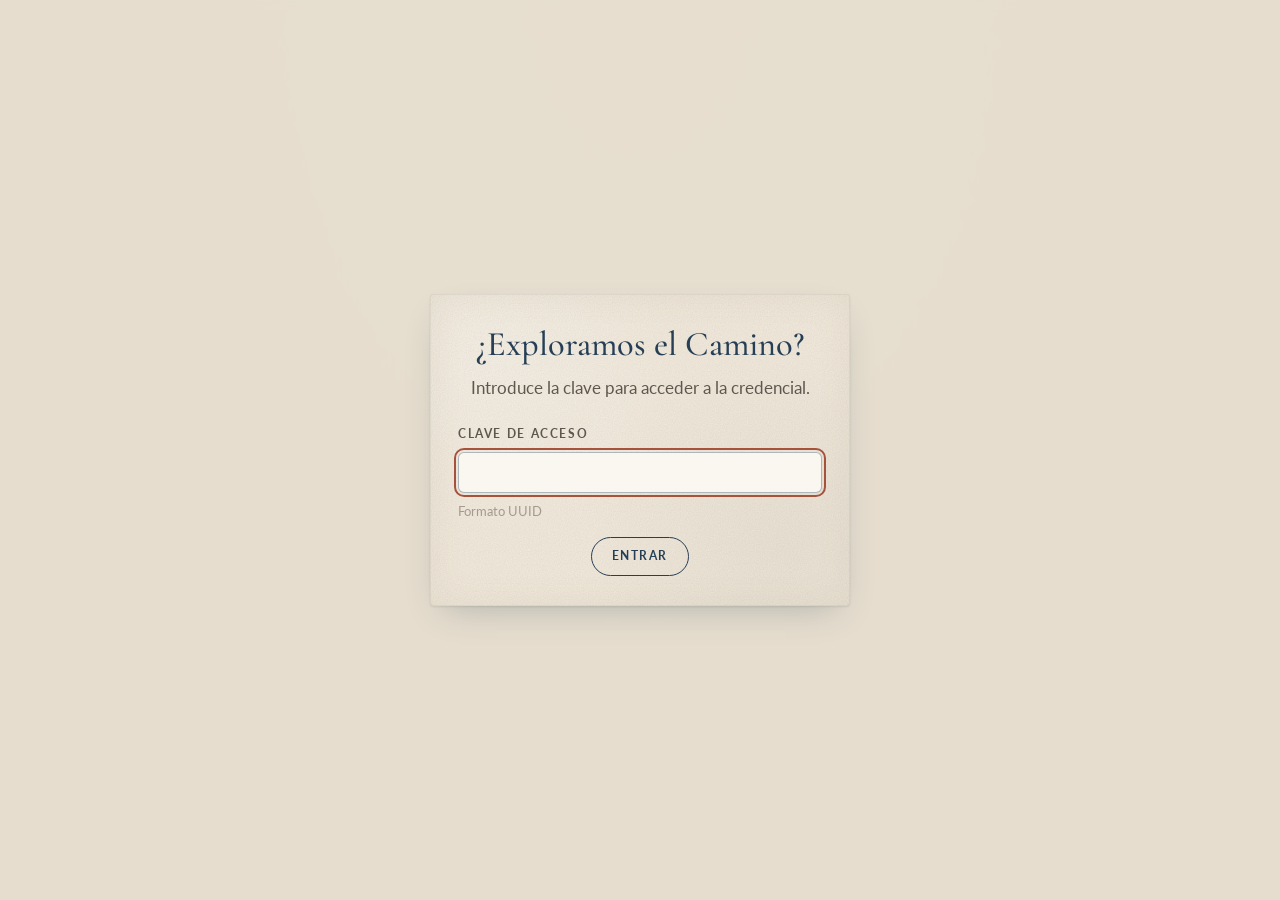
<file: index.html>
<!doctype html>
<html lang="es">
  <head>
    <meta charset="utf-8" />
    <meta name="viewport" content="width=device-width, initial-scale=1" />
    <title>El Camino de Santiago</title>
    <link rel="preconnect" href="https://fonts.googleapis.com" />
    <link rel="preconnect" href="https://fonts.gstatic.com" crossorigin />
    <link
      rel="stylesheet"
      href="https://fonts.googleapis.com/css2?family=Caveat:wght@500&family=Cormorant+Garamond:ital,wght@0,500;0,600;1,500&family=Lato:wght@400;700&display=swap"
    />
    <link rel="stylesheet" href="css/styles.css" />
  </head>
  <body data-page="cover" class="page-cover">
    <aside class="sound-dock" data-persist aria-label="Sonido ambiental">
      <button class="sound-toggle" type="button" data-sound-toggle aria-pressed="false">
        <svg class="sound-toggle__icon" viewBox="0 0 24 24" aria-hidden="true">
          <path d="M11 5 6 9H3v6h3l5 4V5Z" />
          <path class="sound-toggle__wave" d="M15.5 8.5a5 5 0 0 1 0 7" />
          <path class="sound-toggle__wave" d="M18.5 5.5a9 9 0 0 1 0 13" />
          <path class="sound-toggle__off" d="m16 9 5 6m0-6-5 6" />
        </svg>
        <span class="sound-toggle__label" data-sound-label>Activar sonido</span>
      </button>
    </aside>

    <main id="main" class="cover">
      <section class="booklet" aria-labelledby="cover-title">
        <p class="booklet__kicker">Credencial del peregrino (2026)</p>
        <h1 id="cover-title" class="booklet__title">El Camino de Santiago</h1>

        <div class="booklet__shell">
          <button class="shell-toggle" type="button" data-reveal aria-expanded="false" aria-controls="shell-back">
            <span class="visually-hidden">Dar la vuelta a la vieira</span>
            <span class="shell-toggle__front" data-art="shell" data-art-label=""></span>
            <span class="shell-toggle__back" id="shell-back" hidden>Feliz cumple! 🥳🎉🎈🎁 Bienvenida :)</span>
          </button>
          <p class="booklet__hint">Toca la vieira</p>
        </div>

        <a class="btn btn--cream" href="credential.html?leaf=1" data-start-sound>Abrir credencial</a>
      </section>
    </main>

    <script src="js/gate.js" defer></script>
    <script src="js/art.js" defer></script>
    <script src="js/album.js" defer></script>
    <script src="js/content.js" defer></script>
    <script src="js/stamps.js" defer></script>
    <script src="js/app.js" defer></script>
    <script src="js/music.js" defer></script>
  </body>
</html>
</file>
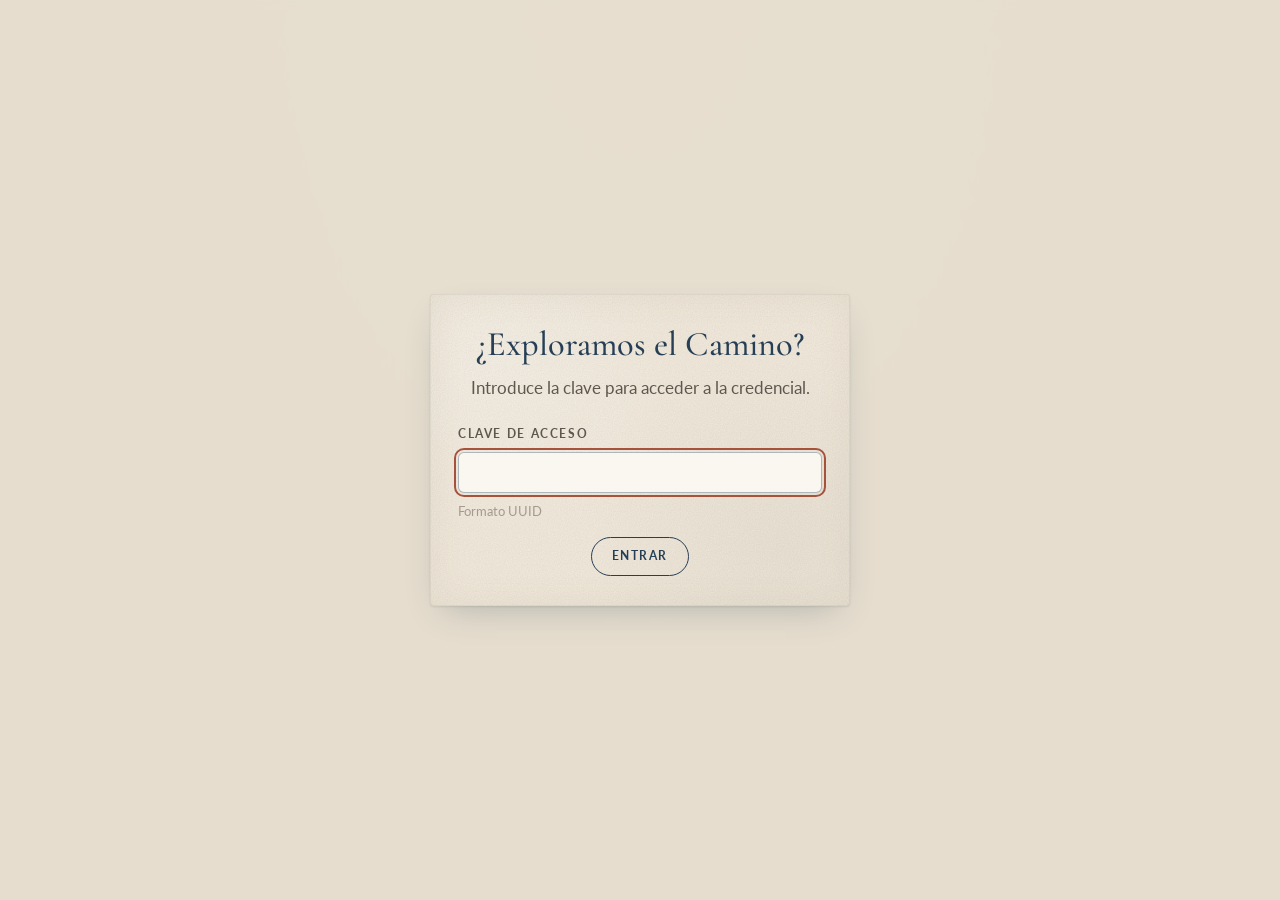
<file: album.html>
<!doctype html>
<html lang="es">
  <head>
    <meta charset="utf-8" />
    <meta name="viewport" content="width=device-width, initial-scale=1" />
    <title>Recuerdos del Camino — El Camino de Santiago</title>
    <link rel="preconnect" href="https://fonts.googleapis.com" />
    <link rel="preconnect" href="https://fonts.gstatic.com" crossorigin />
    <link
      rel="stylesheet"
      href="https://fonts.googleapis.com/css2?family=Caveat:wght@500&family=Cormorant+Garamond:ital,wght@0,500;0,600;1,500&family=Lato:wght@400;700&display=swap"
    />
    <link rel="stylesheet" href="css/styles.css" />
  </head>
  <body data-page="album">
    <aside class="sound-dock" data-persist aria-label="Sonido ambiental">
      <button class="sound-toggle" type="button" data-sound-toggle aria-pressed="false">
        <svg class="sound-toggle__icon" viewBox="0 0 24 24" aria-hidden="true">
          <path d="M11 5 6 9H3v6h3l5 4V5Z" />
          <path class="sound-toggle__wave" d="M15.5 8.5a5 5 0 0 1 0 7" />
          <path class="sound-toggle__wave" d="M18.5 5.5a9 9 0 0 1 0 13" />
          <path class="sound-toggle__off" d="m16 9 5 6m0-6-5 6" />
        </svg>
        <span class="sound-toggle__label" data-sound-label>Activar sonido</span>
      </button>
    </aside>

    <header class="site-header">
      <a class="brand" href="index.html"><span class="brand__shell" data-art="shell" data-art-label=""></span>El Camino de Santiago</a>
      <nav class="site-nav" aria-label="Principal">
        <ul>
          <li><a href="stamp-index.html">Índice</a></li>
          <li><a href="credential.html">Credencial</a></li>
          <li><a href="album.html" aria-current="page">Recuerdos</a></li>
          <li><a href="dedication.html">Dedicatoria</a></li>
        </ul>
      </nav>
    </header>

    <main id="main" class="page">
      <article class="album paper" aria-labelledby="album-title">
        <header class="album__intro">
          <p class="kicker">Álbum</p>
          <h1 id="album-title">Recuerdos del Camino</h1>
        </header>
        <div id="album-root"></div>
      </article>

      <dialog class="lightbox" id="lightbox" aria-label="Fotografía ampliada">
        <div class="lightbox__inner">
          <button class="lightbox__close" type="button" data-close aria-label="Cerrar">×</button>
          <div id="lightbox-stage"></div>
        </div>
      </dialog>
    </main>

    <script src="js/gate.js" defer></script>
    <script src="js/art.js" defer></script>
    <script src="js/album.js" defer></script>
    <script src="js/content.js" defer></script>
    <script src="js/stamps.js" defer></script>
    <script src="js/app.js" defer></script>
    <script src="js/music.js" defer></script>
  </body>
</html>
</file>
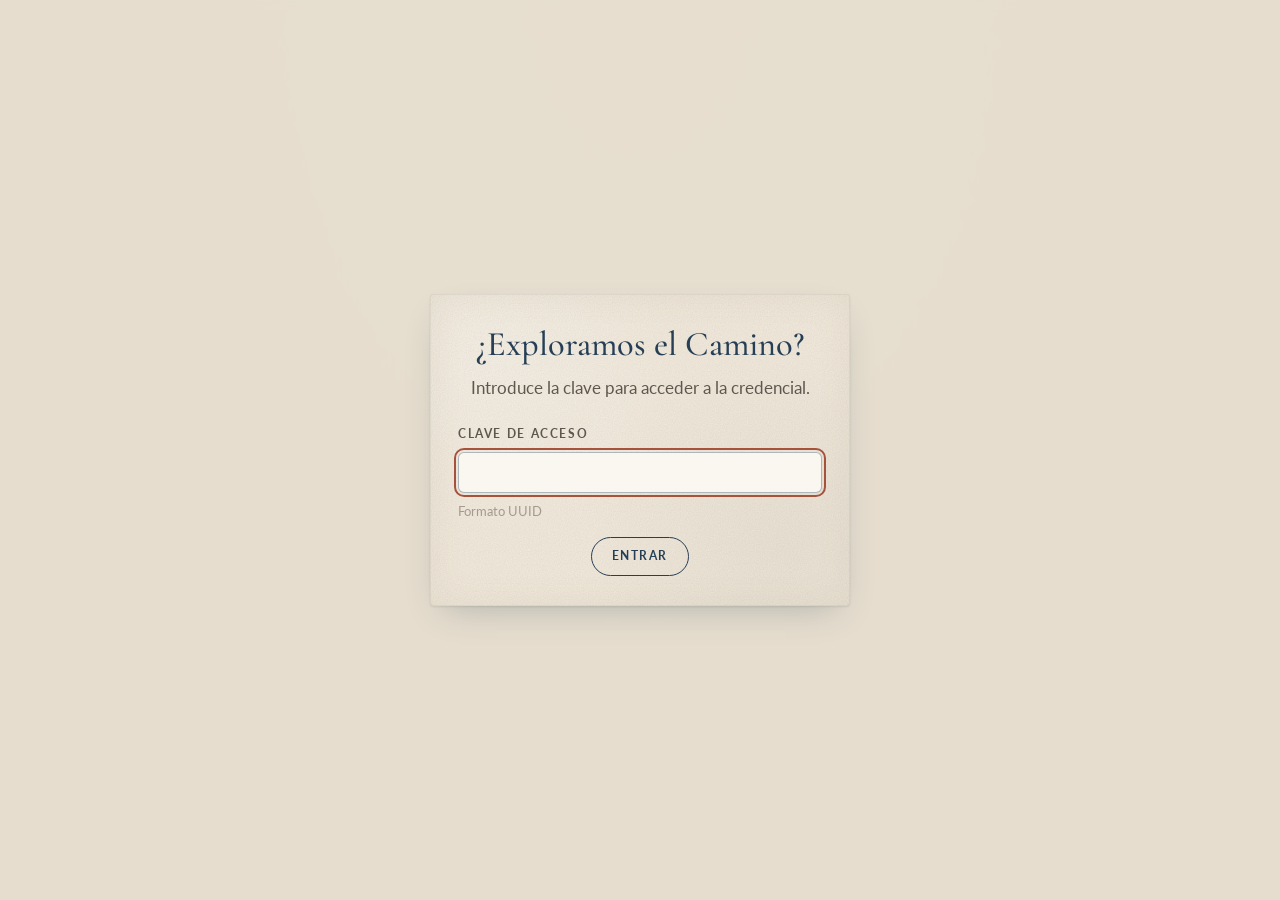
<file: credential.html>
<!doctype html>
<html lang="es">
  <head>
    <meta charset="utf-8" />
    <meta name="viewport" content="width=device-width, initial-scale=1" />
    <title>Credencial — El Camino de Santiago</title>
    <link rel="preconnect" href="https://fonts.googleapis.com" />
    <link rel="preconnect" href="https://fonts.gstatic.com" crossorigin />
    <link
      rel="stylesheet"
      href="https://fonts.googleapis.com/css2?family=Caveat:wght@500&family=Cormorant+Garamond:ital,wght@0,500;0,600;1,500&family=Lato:wght@400;700&display=swap"
    />
    <link rel="stylesheet" href="css/styles.css" />
  </head>
  <body data-page="credential">
    <aside class="sound-dock" data-persist aria-label="Sonido ambiental">
      <button class="sound-toggle" type="button" data-sound-toggle aria-pressed="false">
        <svg class="sound-toggle__icon" viewBox="0 0 24 24" aria-hidden="true">
          <path d="M11 5 6 9H3v6h3l5 4V5Z" />
          <path class="sound-toggle__wave" d="M15.5 8.5a5 5 0 0 1 0 7" />
          <path class="sound-toggle__wave" d="M18.5 5.5a9 9 0 0 1 0 13" />
          <path class="sound-toggle__off" d="m16 9 5 6m0-6-5 6" />
        </svg>
        <span class="sound-toggle__label" data-sound-label>Activar sonido</span>
      </button>
    </aside>

    <header class="site-header">
      <a class="brand" href="index.html"><span class="brand__shell" data-art="shell" data-art-label=""></span>El Camino de Santiago</a>
      <nav class="site-nav" aria-label="Principal">
        <ul>
          <li><a href="stamp-index.html">Índice</a></li>
          <li><a href="credential.html" aria-current="page">Credencial</a></li>
          <li><a href="album.html">Recuerdos</a></li>
          <li><a href="dedication.html">Dedicatoria</a></li>
        </ul>
      </nav>
    </header>

    <main id="main" class="page page--credential">
      <h1 class="visually-hidden">Credencial del peregrino</h1>
      <section class="credential" aria-label="Hojas de la credencial">
        <div class="credential__viewer">
          <button class="pager-edge pager-edge--prev" type="button" id="pager-prev" data-pager="prev" aria-label="Hoja anterior">
            <span class="pager-edge__icon" aria-hidden="true">←</span>
            <span class="visually-hidden">Anterior</span>
          </button>

          <div class="credential__book">
            <div class="spread" id="spread" aria-live="polite"></div>
            <p class="credential__status pager__status" id="pager-status"></p>
          </div>

          <button class="pager-edge pager-edge--next" type="button" id="pager-next" data-pager="next" aria-label="Hoja siguiente">
            <span class="pager-edge__icon" aria-hidden="true">→</span>
            <span class="visually-hidden" data-label>Siguiente</span>
          </button>
        </div>
      </section>
    </main>

    <script src="js/gate.js" defer></script>
    <script src="js/art.js" defer></script>
    <script src="js/album.js" defer></script>
    <script src="js/content.js" defer></script>
    <script src="js/stamps.js" defer></script>
    <script src="js/app.js" defer></script>
    <script src="js/music.js" defer></script>
  </body>
</html>
</file>
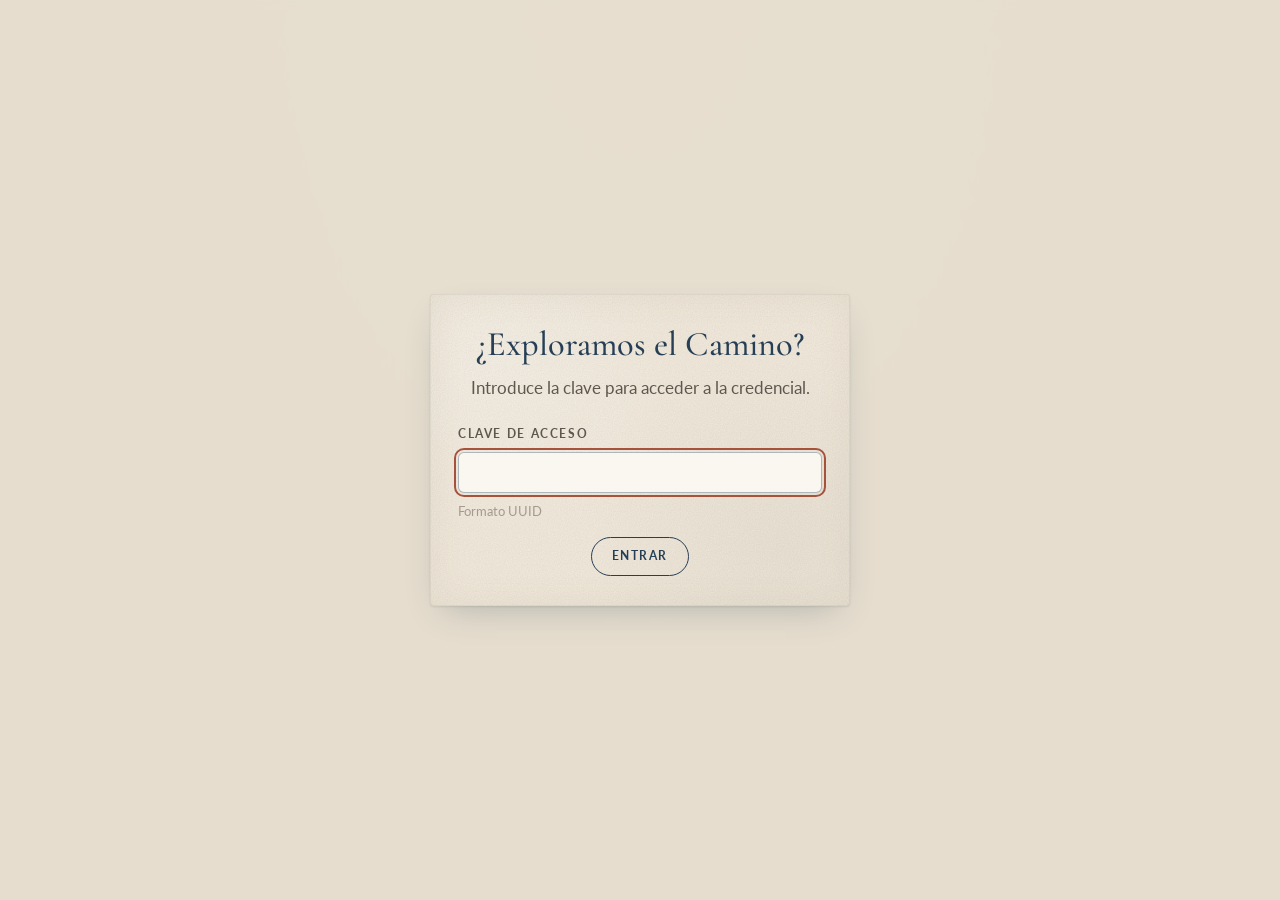
<file: dedication.html>
<!doctype html>
<html lang="es">
  <head>
    <meta charset="utf-8" />
    <meta name="viewport" content="width=device-width, initial-scale=1" />
    <title>Dedicatoria — El Camino de Santiago</title>
    <link rel="preconnect" href="https://fonts.googleapis.com" />
    <link rel="preconnect" href="https://fonts.gstatic.com" crossorigin />
    <link
      rel="stylesheet"
      href="https://fonts.googleapis.com/css2?family=Caveat:wght@500&family=Cormorant+Garamond:ital,wght@0,500;0,600;1,500&family=Lato:wght@400;700&display=swap"
    />
    <link rel="stylesheet" href="css/styles.css" />
  </head>
  <body data-page="dedication">
    <aside class="sound-dock" data-persist aria-label="Sonido ambiental">
      <button class="sound-toggle" type="button" data-sound-toggle aria-pressed="false">
        <svg class="sound-toggle__icon" viewBox="0 0 24 24" aria-hidden="true">
          <path d="M11 5 6 9H3v6h3l5 4V5Z" />
          <path class="sound-toggle__wave" d="M15.5 8.5a5 5 0 0 1 0 7" />
          <path class="sound-toggle__wave" d="M18.5 5.5a9 9 0 0 1 0 13" />
          <path class="sound-toggle__off" d="m16 9 5 6m0-6-5 6" />
        </svg>
        <span class="sound-toggle__label" data-sound-label>Activar sonido</span>
      </button>
    </aside>

    <header class="site-header">
      <a class="brand" href="index.html"><span class="brand__shell" data-art="shell" data-art-label=""></span>El Camino de Santiago</a>
      <nav class="site-nav" aria-label="Principal">
        <ul>
          <li><a href="stamp-index.html">Índice</a></li>
          <li><a href="credential.html">Credencial</a></li>
          <li><a href="album.html">Recuerdos</a></li>
          <li><a href="dedication.html" aria-current="page">Dedicatoria</a></li>
        </ul>
      </nav>
    </header>

    <main id="main" class="page">
      <article class="dedication paper" aria-labelledby="dedication-title">
        <p class="kicker">Dedicatoria</p>
        <h1 id="dedication-title">[Título de la dedicatoria pendiente]</h1>
        <p class="dedication__text">[Mensaje de dedicatoria pendiente]</p>

        <figure class="dedication__seal">
          <span class="dedication__stamp" data-art="friendship"></span>
          <figcaption>[Dedicatoria del sello de amistad pendiente]</figcaption>
        </figure>

        <footer class="dedication__links">
          <a class="btn" href="credential.html">Volver a la credencial</a>
          <a class="btn" href="album.html">Recuerdos del Camino</a>
          <a class="btn btn--quiet" href="index.html">Portada</a>
        </footer>
      </article>
    </main>

    <script src="js/gate.js" defer></script>
    <script src="js/art.js" defer></script>
    <script src="js/album.js" defer></script>
    <script src="js/content.js" defer></script>
    <script src="js/stamps.js" defer></script>
    <script src="js/app.js" defer></script>
    <script src="js/music.js" defer></script>
  </body>
</html>
</file>
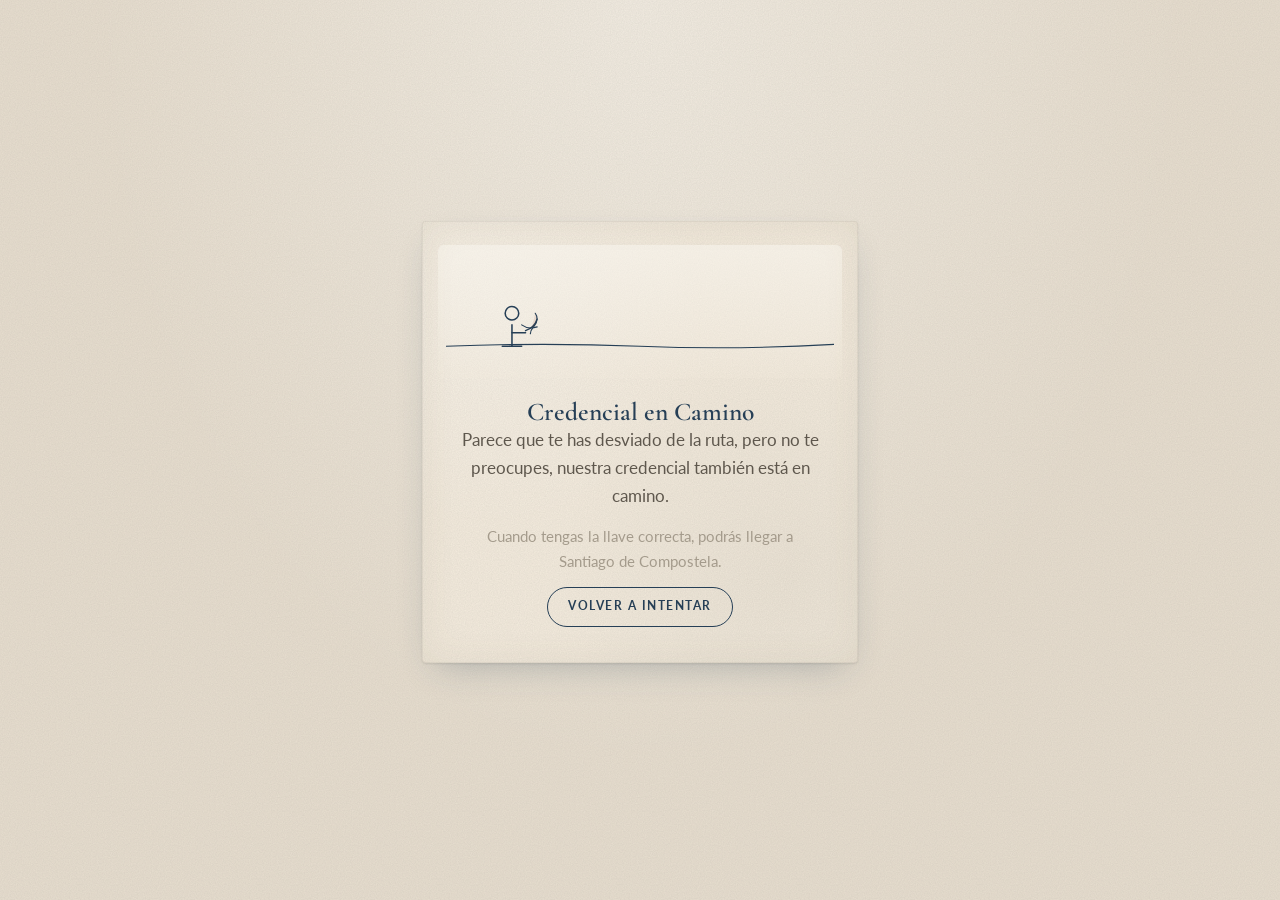
<file: en-camino.html>
<!doctype html>
<html lang="es">
  <head>
    <meta charset="utf-8" />
    <meta name="viewport" content="width=device-width, initial-scale=1" />
    <title>En camino… — El Camino de Santiago</title>
    <link rel="preconnect" href="https://fonts.googleapis.com" />
    <link rel="preconnect" href="https://fonts.gstatic.com" crossorigin />
    <link
      rel="stylesheet"
      href="https://fonts.googleapis.com/css2?family=Caveat:wght@500&family=Cormorant+Garamond:ital,wght@0,500;0,600;1,500&family=Lato:wght@400;700&display=swap"
    />
    <link rel="stylesheet" href="css/styles.css" />
  </head>
  <body data-page="en-camino" class="page-en-camino">
    <main id="main" class="en-camino">
      <article class="en-camino__card paper" aria-labelledby="en-camino-title">
        <div class="en-camino__scene" aria-hidden="true">
          <svg class="en-camino__sky" viewBox="0 0 400 120" preserveAspectRatio="xMidYMid slice">
            <path class="en-camino__path" d="M0 92 Q100 88 200 92 T400 90" fill="none" stroke="currentColor" stroke-width="1.2" />
            <g class="en-camino__walker">
              <path d="M68 70v22" stroke="currentColor" stroke-width="1.6" stroke-linecap="round" />
              <path class="en-camino__leg en-camino__leg--a" d="M68 92h-10" stroke="currentColor" stroke-width="1.6" stroke-linecap="round" />
              <path class="en-camino__leg en-camino__leg--b" d="M68 92h10" stroke="currentColor" stroke-width="1.6" stroke-linecap="round" />
              <path d="M68 78h14" stroke="currentColor" stroke-width="1.6" stroke-linecap="round" />
              <circle cx="68" cy="58" r="7" fill="none" stroke="currentColor" stroke-width="1.6" />
              <path d="M82 76c6-2 10-6 12-12" stroke="currentColor" stroke-width="1.4" stroke-linecap="round" fill="none" />
              <path d="M78 70c4 3 10 4 16 2" stroke="currentColor" stroke-width="1.2" fill="none" stroke-linecap="round" />
              <path
                d="M92 58c3 4 2 9-1 13-2 2.5-4 4-4 8"
                stroke="currentColor"
                stroke-width="1.2"
                fill="rgba(166,83,61,0.12)"
                stroke-linecap="round"
              />
            </g>
          </svg>
        </div>

        <p class="kicker"></p>
        <h1 id="en-camino-title">Credencial en Camino</h1>
        <p class="en-camino__text">
          Parece que te has desviado de la ruta, pero no te preocupes, nuestra credencial también está en camino.
        </p>
        <p class="en-camino__text en-camino__text--soft">
          Cuando tengas la llave correcta, podrás llegar a Santiago de Compostela.
        </p>
        <a class="btn" href="index.html">Volver a intentar</a>
      </article>
    </main>

    <script src="js/gate.js" defer></script>
  </body>
</html>
</file>
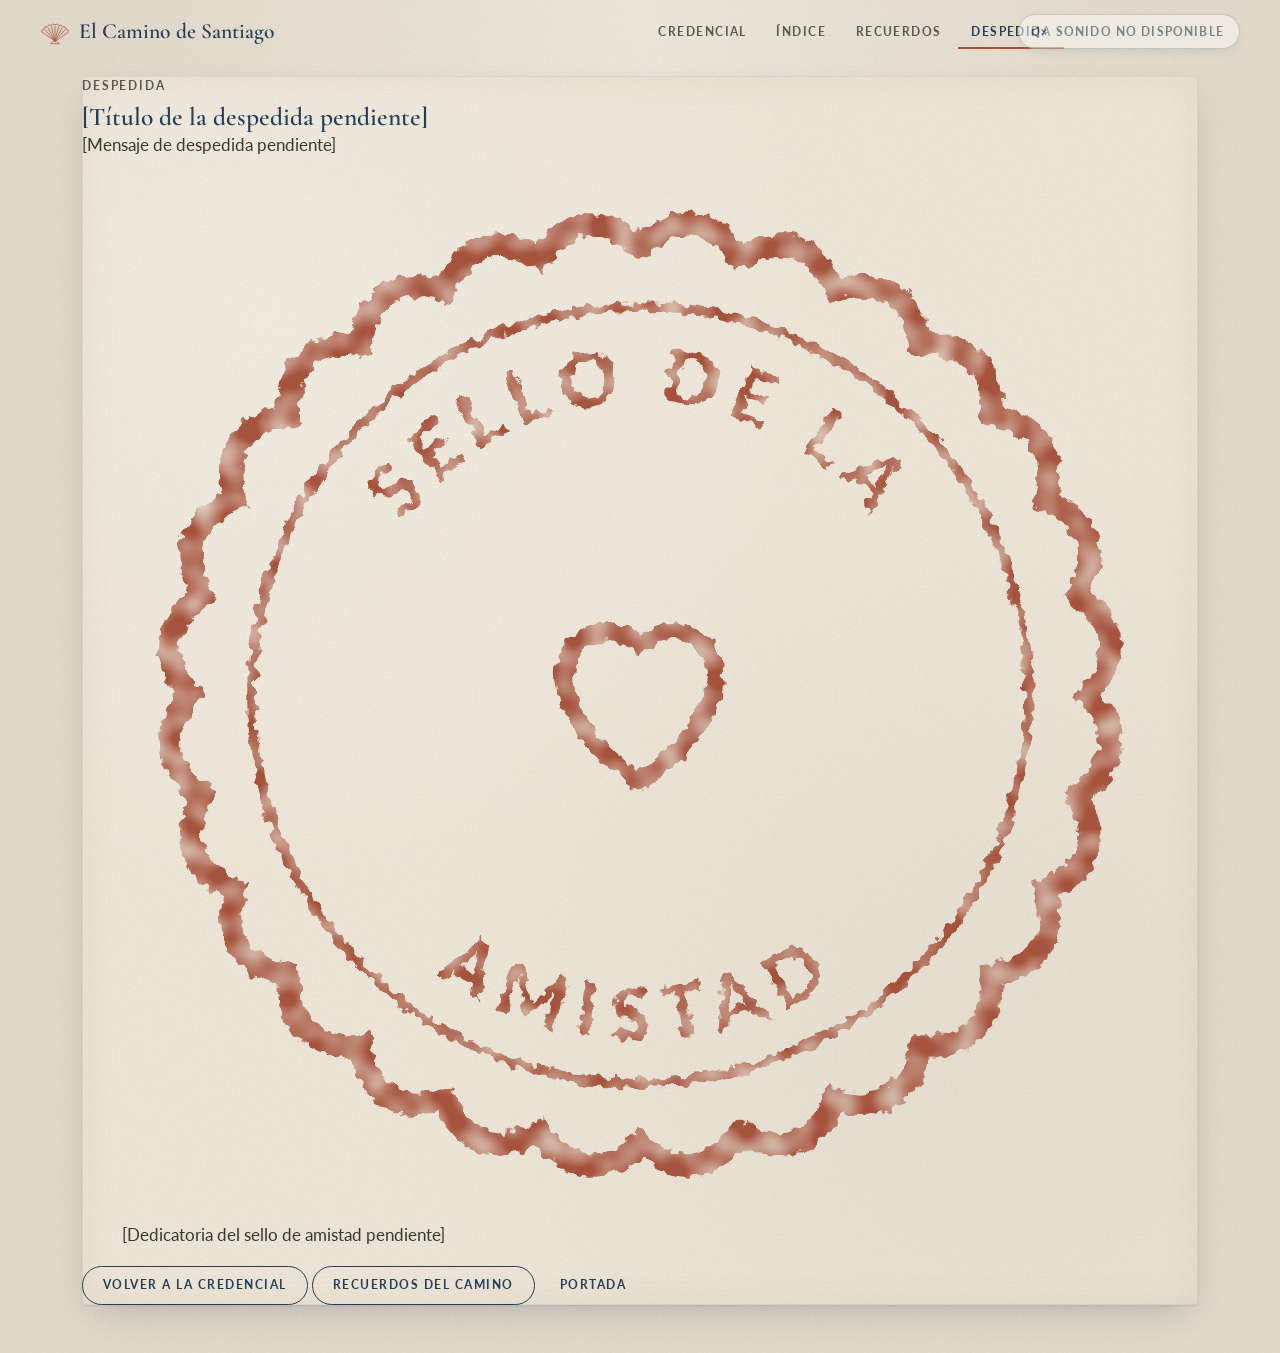
<file: farewell.html>
<!doctype html>
<html lang="es">
  <head>
    <meta charset="utf-8" />
    <meta name="viewport" content="width=device-width, initial-scale=1" />
    <title>Despedida — El Camino de Santiago</title>
    <link rel="preconnect" href="https://fonts.googleapis.com" />
    <link rel="preconnect" href="https://fonts.gstatic.com" crossorigin />
    <link
      rel="stylesheet"
      href="https://fonts.googleapis.com/css2?family=Caveat:wght@500&family=Cormorant+Garamond:ital,wght@0,500;0,600;1,500&family=Lato:wght@400;700&display=swap"
    />
    <link rel="stylesheet" href="css/styles.css" />
  </head>
  <body data-page="farewell">
    <aside class="sound-dock" data-persist aria-label="Sonido ambiental">
      <button class="sound-toggle" type="button" data-sound-toggle aria-pressed="false">
        <svg class="sound-toggle__icon" viewBox="0 0 24 24" aria-hidden="true">
          <path d="M11 5 6 9H3v6h3l5 4V5Z" />
          <path class="sound-toggle__wave" d="M15.5 8.5a5 5 0 0 1 0 7" />
          <path class="sound-toggle__wave" d="M18.5 5.5a9 9 0 0 1 0 13" />
          <path class="sound-toggle__off" d="m16 9 5 6m0-6-5 6" />
        </svg>
        <span class="sound-toggle__label" data-sound-label>Activar sonido</span>
      </button>
    </aside>

    <header class="site-header">
      <a class="brand" href="index.html"><span class="brand__shell" data-art="shell" data-art-label=""></span>El Camino de Santiago</a>
      <nav class="site-nav" aria-label="Principal">
        <ul>
          <li><a href="credential.html">Credencial</a></li>
          <li><a href="stamp-index.html">Índice</a></li>
          <li><a href="album.html">Recuerdos</a></li>
          <li><a href="farewell.html" aria-current="page">Despedida</a></li>
        </ul>
      </nav>
    </header>

    <main id="main" class="page">
      <article class="farewell paper" aria-labelledby="farewell-title">
        <p class="kicker">Despedida</p>
        <h1 id="farewell-title">[Título de la despedida pendiente]</h1>
        <p class="farewell__text">[Mensaje de despedida pendiente]</p>

        <figure class="farewell__seal">
          <span class="farewell__stamp" data-art="friendship"></span>
          <figcaption>[Dedicatoria del sello de amistad pendiente]</figcaption>
        </figure>

        <footer class="farewell__links">
          <a class="btn" href="credential.html">Volver a la credencial</a>
          <a class="btn" href="album.html">Recuerdos del Camino</a>
          <a class="btn btn--quiet" href="index.html">Portada</a>
        </footer>
      </article>
    </main>

    <script src="js/art.js" defer></script>
    <script src="js/album.js" defer></script>
    <script src="js/content.js" defer></script>
    <script src="js/stamps.js" defer></script>
    <script src="js/app.js" defer></script>
    <script src="js/music.js" defer></script>
  </body>
</html>
</file>
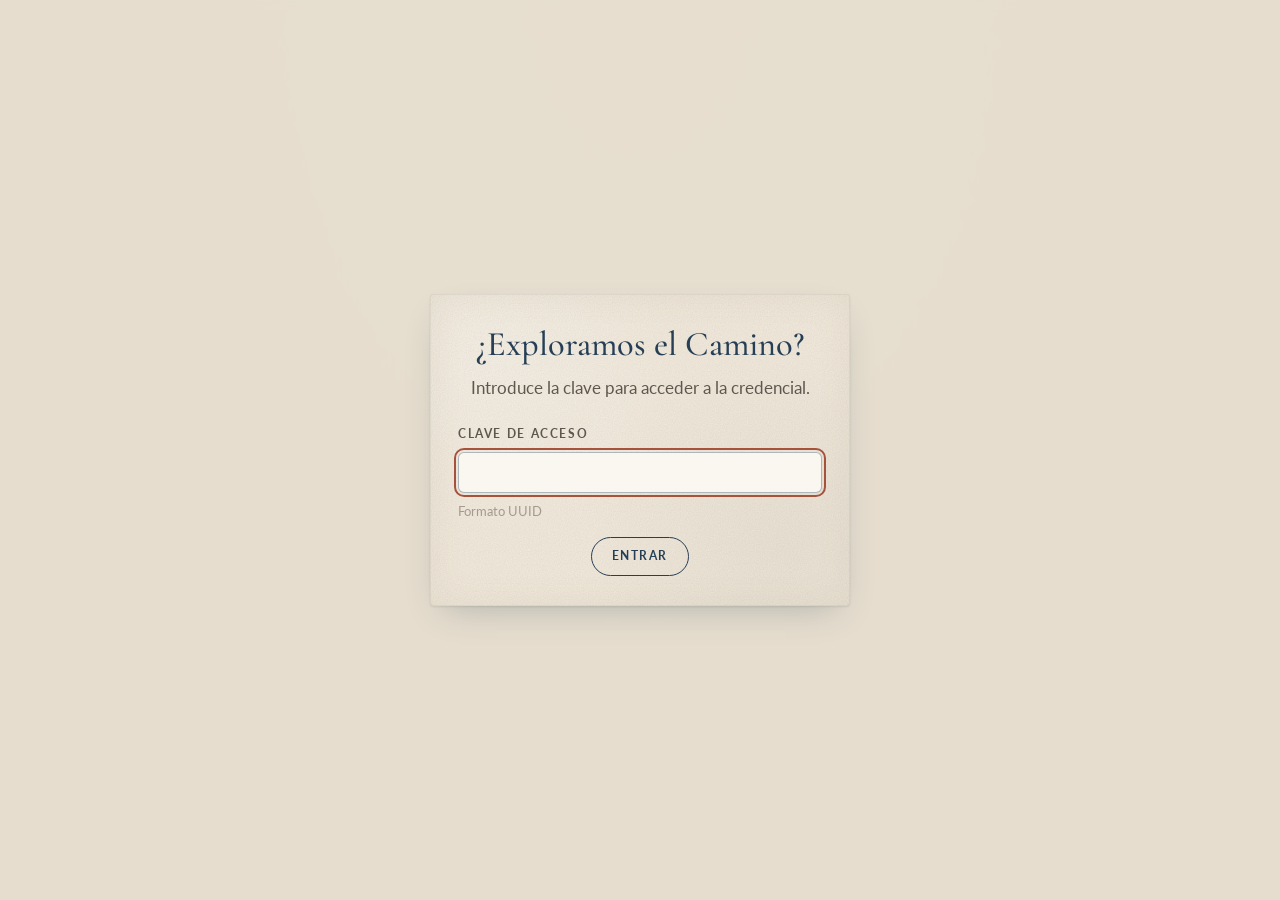
<file: logout.html>
<!doctype html>
<html lang="es">
  <head>
    <meta charset="utf-8" />
    <meta name="viewport" content="width=device-width, initial-scale=1" />
    <title>Cerrar sesión — El Camino de Santiago</title>
    <link rel="stylesheet" href="css/styles.css" />
  </head>
  <body data-page="logout" class="page-logout">
    <main class="logout" aria-live="polite">
      <p class="logout__text">Cerrando sesión…</p>
    </main>
    <script>
      localStorage.removeItem('camino.access');
      sessionStorage.removeItem('camino.access');
      sessionStorage.removeItem('camino.credentialLeaf');
    </script>
    <script src="js/gate.js"></script>
  </body>
</html>
</file>
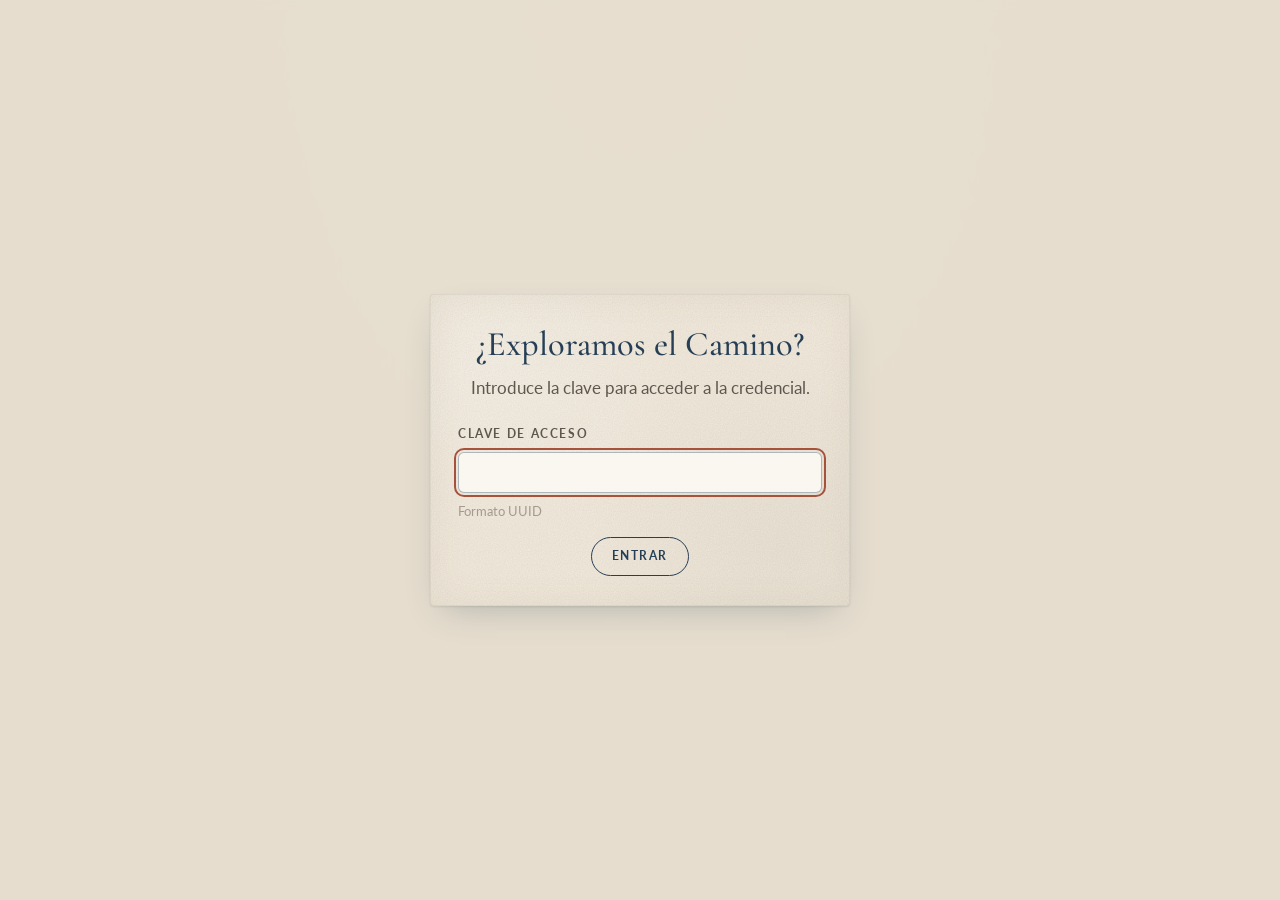
<file: stamp-index.html>
<!doctype html>
<html lang="es">
  <head>
    <meta charset="utf-8" />
    <meta name="viewport" content="width=device-width, initial-scale=1" />
    <title>Índice de sellos — El Camino de Santiago</title>
    <link rel="preconnect" href="https://fonts.googleapis.com" />
    <link rel="preconnect" href="https://fonts.gstatic.com" crossorigin />
    <link
      rel="stylesheet"
      href="https://fonts.googleapis.com/css2?family=Caveat:wght@500&family=Cormorant+Garamond:ital,wght@0,500;0,600;1,500&family=Lato:wght@400;700&display=swap"
    />
    <link rel="stylesheet" href="css/styles.css" />
  </head>
  <body data-page="index">
    <aside class="sound-dock" data-persist aria-label="Sonido ambiental">
      <button class="sound-toggle" type="button" data-sound-toggle aria-pressed="false">
        <svg class="sound-toggle__icon" viewBox="0 0 24 24" aria-hidden="true">
          <path d="M11 5 6 9H3v6h3l5 4V5Z" />
          <path class="sound-toggle__wave" d="M15.5 8.5a5 5 0 0 1 0 7" />
          <path class="sound-toggle__wave" d="M18.5 5.5a9 9 0 0 1 0 13" />
          <path class="sound-toggle__off" d="m16 9 5 6m0-6-5 6" />
        </svg>
        <span class="sound-toggle__label" data-sound-label>Activar sonido</span>
      </button>
    </aside>

    <header class="site-header">
      <a class="brand" href="index.html"><span class="brand__shell" data-art="shell" data-art-label=""></span>El Camino de Santiago</a>
      <nav class="site-nav" aria-label="Principal">
        <ul>
          <li><a href="stamp-index.html" aria-current="page">Índice</a></li>
          <li><a href="credential.html">Credencial</a></li>
          <li><a href="album.html">Recuerdos</a></li>
          <li><a href="dedication.html">Dedicatoria</a></li>
        </ul>
      </nav>
    </header>

    <main id="main" class="page">
      <article class="index paper" aria-labelledby="index-title">
        <header class="index__intro">
          <p class="kicker">Credencial del peregrino</p>
          <h1 id="index-title">Índice de sellos</h1>
        </header>
        <div class="index__chapters" id="index-root"></div>
      </article>
    </main>

    <script src="js/gate.js" defer></script>
    <script src="js/art.js" defer></script>
    <script src="js/album.js" defer></script>
    <script src="js/content.js" defer></script>
    <script src="js/stamps.js" defer></script>
    <script src="js/app.js" defer></script>
    <script src="js/music.js" defer></script>
  </body>
</html>
</file>
<file: css/styles.css>
/* ==========================================================================
   El Camino de Santiago — styles
   ========================================================================== */

:root {
  --cream: #f3ebdd;
  --ivory: #faf7f0;
  --blue: #263f56;
  --terra: #a6533d;
  --charcoal: #393630;
  --gray: #a49b8c;
  --olive: #747b59;

  --ink-soft: #5e574d;
  --desk: #e7decf;
  --line: rgba(164, 155, 140, 0.6);

  --serif: 'Cormorant Garamond', Georgia, 'Times New Roman', serif;
  --sans: 'Lato', system-ui, -apple-system, 'Segoe UI', sans-serif;
  --hand: 'Caveat', 'Segoe Print', cursive;

  --radius: 4px;
  --shadow-paper: 0 1px 2px rgba(57, 54, 48, 0.12), 0 14px 34px -14px rgba(38, 63, 86, 0.3);
  --grain: url("data:image/svg+xml,%3Csvg xmlns='http://www.w3.org/2000/svg' width='180' height='180'%3E%3Cfilter id='n'%3E%3CfeTurbulence type='fractalNoise' baseFrequency='.85' numOctaves='2' stitchTiles='stitch'/%3E%3CfeColorMatrix values='0 0 0 0 .22 0 0 0 0 .2 0 0 0 0 .18 0 0 0 .14 0'/%3E%3C/filter%3E%3Crect width='100%25' height='100%25' filter='url(%23n)'/%3E%3C/svg%3E");
}

/* ---------- Base ---------- */

*,
*::before,
*::after {
  box-sizing: border-box;
}

[hidden] {
  display: none !important;
}

html {
  -webkit-text-size-adjust: 100%;
}

body {
  margin: 0;
  min-height: 100vh;
  font-family: var(--sans);
  font-size: 1.0625rem;
  line-height: 1.65;
  color: var(--charcoal);
  background-color: var(--desk);
  background-image: var(--grain), radial-gradient(ellipse at 50% 0%, rgba(250, 247, 240, 0.55), transparent 60%);
}

img,
svg {
  max-width: 100%;
}

img {
  display: block;
}

h1,
h2,
h3 {
  margin: 0;
  font-family: var(--serif);
  font-weight: 600;
  line-height: 1.1;
  color: var(--blue);
}

p {
  margin: 0 0 1em;
}

a {
  color: var(--blue);
}

:focus-visible {
  outline: 2px solid var(--terra);
  outline-offset: 3px;
  border-radius: 2px;
}

.visually-hidden {
  position: absolute !important;
  width: 1px;
  height: 1px;
  padding: 0;
  margin: -1px;
  overflow: hidden;
  clip: rect(0 0 0 0);
  white-space: nowrap;
  border: 0;
}

.kicker {
  margin: 0 0 0.5rem;
  font-family: var(--sans);
  font-size: 0.72rem;
  font-weight: 700;
  letter-spacing: 0.16em;
  text-transform: uppercase;
  color: var(--ink-soft);
}

.handwritten {
  margin: 0;
  font-family: var(--hand);
  font-size: 1.5rem;
  line-height: 1.3;
  color: var(--blue);
}

main {
  animation: page-in 0.35s ease-out both;
}

main:focus {
  outline: none;
}

@keyframes page-in {
  from {
    opacity: 0;
  }
  to {
    opacity: 1;
  }
}

/* ---------- Paper ---------- */

.paper {
  position: relative;
  background-color: var(--cream);
  background-image: var(--grain),
    radial-gradient(circle at 16% 20%, rgba(250, 247, 240, 0.45), transparent 42%),
    radial-gradient(circle at 84% 80%, rgba(164, 155, 140, 0.1), transparent 45%),
    radial-gradient(ellipse 120% 110% at 50% 50%, transparent 58%, rgba(120, 98, 70, 0.11) 100%);
  border-radius: var(--radius);
  box-shadow: var(--shadow-paper);
}

.paper::after {
  content: '';
  position: absolute;
  inset: 0;
  border-radius: inherit;
  pointer-events: none;
  box-shadow: inset 0 0 0 1px rgba(57, 54, 48, 0.06), inset 0 0 36px rgba(120, 98, 70, 0.08);
}

/* ---------- Buttons ---------- */

.btn {
  display: inline-flex;
  align-items: center;
  justify-content: center;
  gap: 0.5rem;
  padding: 0.7rem 1.25rem;
  font: 700 0.78rem/1.2 var(--sans);
  letter-spacing: 0.12em;
  text-transform: uppercase;
  text-decoration: none;
  color: var(--blue);
  background: transparent;
  border: 1.5px solid currentColor;
  border-radius: 999px;
  cursor: pointer;
  transition: background-color 0.2s, color 0.2s, box-shadow 0.2s, transform 0.1s;
}

.btn:hover {
  color: var(--ivory);
  background-color: var(--blue);
  border-color: var(--blue);
}

.btn:active {
  transform: translateY(1px);
}

.btn[disabled] {
  opacity: 0.4;
  cursor: not-allowed;
  color: var(--blue);
  background: transparent;
  transform: none;
}

.btn small {
  font-size: 0.85em;
  font-weight: 400;
  letter-spacing: 0.04em;
  text-transform: none;
}

.btn--quiet {
  border-color: transparent;
}

.btn--quiet:hover {
  color: var(--blue);
  background-color: rgba(38, 63, 86, 0.08);
  border-color: transparent;
}

.btn--cream {
  color: var(--blue);
  background-color: var(--cream);
  border-color: var(--cream);
}

.btn--cream:hover {
  color: var(--blue);
  background-color: var(--ivory);
  border-color: var(--ivory);
  box-shadow: 0 0 0 4px rgba(243, 235, 221, 0.25);
}

.btn--cream:focus-visible {
  outline-color: var(--cream);
}

/* ---------- Sound toggle ---------- */

.sound-toggle {
  display: inline-flex;
  align-items: center;
  gap: 0.5rem;
  padding: 0.45rem 0.95rem 0.45rem 0.7rem;
  font: 700 0.72rem/1.2 var(--sans);
  letter-spacing: 0.1em;
  text-transform: uppercase;
  color: var(--blue);
  background: var(--ivory);
  border: 1.5px solid rgba(38, 63, 86, 0.35);
  border-radius: 999px;
  cursor: pointer;
  transition: background-color 0.2s, color 0.2s, border-color 0.2s, transform 0.1s;
}

.sound-toggle:hover {
  border-color: var(--blue);
}

.sound-toggle:active {
  transform: translateY(1px);
}

.sound-toggle[aria-pressed='true'] {
  color: var(--ivory);
  background: var(--blue);
  border-color: var(--blue);
}

.sound-toggle[disabled] {
  opacity: 0.55;
  cursor: not-allowed;
  transform: none;
}

.sound-toggle__icon {
  width: 18px;
  height: 18px;
  flex: none;
  fill: none;
  stroke: currentColor;
  stroke-width: 1.8;
  stroke-linecap: round;
  stroke-linejoin: round;
}

.sound-toggle__wave,
[data-state='on'] .sound-toggle__off {
  display: none;
}

[data-state='on'] .sound-toggle__wave {
  display: inline;
}

[data-state='loading'] .sound-toggle__icon {
  animation: pulse 1.2s ease-in-out infinite;
}

@keyframes pulse {
  50% {
    opacity: 0.35;
  }
}

.sound-dock {
  position: fixed;
  top: 0.9rem;
  right: clamp(1rem, 4vw, 2.5rem);
  z-index: 20;
}

.sound-dock .sound-toggle {
  box-shadow: 0 4px 14px -6px rgba(38, 63, 86, 0.35);
}

@media (max-width: 560px) {
  .sound-toggle {
    padding: 0.55rem;
  }

  .sound-toggle__label {
    position: absolute;
    width: 1px;
    height: 1px;
    overflow: hidden;
    clip: rect(0 0 0 0);
    white-space: nowrap;
  }
}

.ambient-player {
  position: fixed;
  left: -10000px;
  top: 0;
  width: 200px;
  height: 200px;
  overflow: hidden;
  pointer-events: none;
}

/* ---------- Header ---------- */

.site-header {
  display: flex;
  flex-wrap: wrap;
  align-items: center;
  justify-content: space-between;
  gap: 0.75rem 1.25rem;
  padding: 0.9rem calc(clamp(1rem, 4vw, 2.5rem) + 11rem) 0.9rem clamp(1rem, 4vw, 2.5rem);
}

@media (max-width: 760px) {
  .site-header {
    padding-right: clamp(1rem, 4vw, 2.5rem);
  }

  .brand {
    margin-right: 11rem;
  }
}

@media (max-width: 560px) {
  .brand {
    margin-right: 3rem;
  }
}

.brand {
  display: inline-flex;
  align-items: center;
  gap: 0.55rem;
  font-family: var(--serif);
  font-size: 1.35rem;
  font-weight: 600;
  color: var(--blue);
  text-decoration: none;
}

.brand:hover {
  color: var(--terra);
}

.brand__shell {
  display: inline-block;
  width: 30px;
  height: 30px;
  color: var(--terra);
}

.brand__shell svg {
  width: 100%;
  height: 100%;
  display: block;
}

.site-nav ul {
  display: flex;
  gap: 0.25rem;
  margin: 0;
  padding: 0;
  list-style: none;
}

.site-nav a {
  display: block;
  padding: 0.45rem 0.8rem;
  font-size: 0.75rem;
  font-weight: 700;
  letter-spacing: 0.12em;
  text-transform: uppercase;
  text-decoration: none;
  color: var(--ink-soft);
  border-radius: 999px;
  transition: background-color 0.2s, color 0.2s;
}

.site-nav a:hover {
  color: var(--blue);
  background: rgba(38, 63, 86, 0.08);
}

.site-nav a:active {
  background: rgba(38, 63, 86, 0.14);
}

.site-nav a[aria-current='page'] {
  color: var(--blue);
  box-shadow: inset 0 -2px 0 var(--terra);
  border-radius: 0;
}

@media (max-width: 760px) {
  .site-nav {
    order: 3;
    width: 100%;
    overflow-x: auto;
  }

  .site-nav {
    scrollbar-width: none;
  }

  .site-nav::-webkit-scrollbar {
    display: none;
  }

  .site-nav ul {
    justify-content: space-between;
    gap: 0;
    min-width: max-content;
  }

  .site-nav a {
    padding: 0.4rem 0.55rem;
    letter-spacing: 0.08em;
  }
}

/* ---------- Cover ---------- */

.page-cover {
  display: flex;
  flex-direction: column;
}

.cover {
  flex: 1;
  display: grid;
  place-items: center;
  padding: 4.5rem 1rem 3rem;
}

.booklet {
  position: relative;
  display: flex;
  flex-direction: column;
  align-items: center;
  justify-content: space-between;
  gap: 1.25rem;
  width: min(390px, 90vw);
  min-height: min(560px, 125vw);
  padding: 2.75rem 2rem 2.5rem 2.6rem;
  text-align: center;
  color: var(--cream);
  background-color: var(--blue);
  background-image: var(--grain),
    repeating-linear-gradient(0deg, rgba(255, 255, 255, 0.025) 0 1px, transparent 1px 3px),
    repeating-linear-gradient(90deg, rgba(0, 0, 0, 0.035) 0 1px, transparent 1px 3px),
    linear-gradient(90deg, rgba(0, 0, 0, 0.3), transparent 6%, rgba(255, 255, 255, 0.06) 7%, transparent 11%);
  border-radius: 4px 12px 12px 4px;
  box-shadow: 0 2px 3px rgba(0, 0, 0, 0.2), 0 34px 60px -24px rgba(38, 63, 86, 0.6),
    inset 0 0 0 1px rgba(255, 255, 255, 0.06), inset -8px 0 14px -10px rgba(0, 0, 0, 0.45);
}

.booklet::before {
  content: '';
  position: absolute;
  inset: 14px 14px 14px 24px;
  border: 1px solid rgba(243, 235, 221, 0.32);
  border-radius: 6px;
  pointer-events: none;
}

.booklet__kicker {
  margin: 0;
  font-size: 0.7rem;
  font-weight: 700;
  letter-spacing: 0.28em;
  text-transform: uppercase;
  color: rgba(243, 235, 221, 0.82);
}

.booklet__title {
  font-size: clamp(2.2rem, 8vw, 2.8rem);
  font-weight: 500;
  color: var(--cream);
}

.booklet__shell {
  display: flex;
  flex-direction: column;
  align-items: center;
  gap: 0.5rem;
}

.booklet__hint {
  margin: 0;
  font-size: 0.78rem;
  color: rgba(243, 235, 221, 0.8);
}

/* ---------- Scallop shell ---------- */

.shell-toggle {
  display: grid;
  place-items: center;
  width: 156px;
  height: 156px;
  padding: 0;
  color: var(--cream);
  background: none;
  border: 0;
  border-radius: 50%;
  cursor: pointer;
  transition: transform 0.25s ease;
}

.shell-toggle:hover {
  transform: rotate(-4deg) scale(1.04);
}

.shell-toggle:active {
  transform: scale(0.97);
}

.shell-toggle:focus-visible {
  outline-color: var(--cream);
  outline-offset: 4px;
}

.shell-toggle__front,
.shell-toggle__front svg {
  display: block;
  width: 150px;
  height: 150px;
}

.shell-toggle.is-revealed .shell-toggle__front {
  display: none;
}

.shell-toggle__back {
  display: grid;
  place-items: center;
  width: 150px;
  height: 150px;
  padding: 1.25rem;
  font-family: var(--hand);
  font-size: 1.3rem;
  line-height: 1.15;
  color: var(--blue);
  background: var(--cream);
  border-radius: 50%;
  box-shadow: inset 0 0 0 4px var(--cream), inset 0 0 0 5.5px rgba(38, 63, 86, 0.55);
}

/* ---------- Page ---------- */

.page {
  max-width: 1180px;
  margin: 0 auto;
  padding: 0.75rem clamp(0.75rem, 3vw, 2rem) 3rem;
}

/* ---------- Credential ---------- */

.credential__viewer {
  display: grid;
  grid-template-columns: auto minmax(0, 1fr) auto;
  align-items: center;
  gap: clamp(0.25rem, 2vw, 1rem);
  max-width: 1180px;
  margin: 0 auto;
}

.credential__book {
  min-width: 0;
}

.credential__status {
  margin: 0.65rem 0 0;
  text-align: center;
}

.pager-edge {
  display: grid;
  place-items: center;
  flex-shrink: 0;
  width: 2.65rem;
  height: 2.65rem;
  padding: 0;
  color: var(--blue);
  background: var(--ivory);
  border: 1.5px solid rgba(38, 63, 86, 0.35);
  border-radius: 50%;
  cursor: pointer;
  box-shadow: 0 2px 8px -4px rgba(38, 63, 86, 0.35);
  transition: background-color 0.2s, color 0.2s, border-color 0.2s, transform 0.1s;
}

.pager-edge__icon {
  font-size: 1.15rem;
  line-height: 1;
}

.pager-edge:hover {
  color: var(--ivory);
  background: var(--blue);
  border-color: var(--blue);
}

.pager-edge:active {
  transform: scale(0.96);
}

.pager-edge[disabled] {
  opacity: 0.38;
  cursor: not-allowed;
  transform: none;
}

.pager-edge[disabled]:hover {
  color: var(--blue);
  background: var(--ivory);
  border-color: rgba(38, 63, 86, 0.35);
}

@media (min-width: 900px) {
  .credential__viewer {
    align-items: stretch;
  }

  .pager-edge {
    align-self: center;
    width: 3.1rem;
    height: 3.1rem;
  }
}

.page--credential,
.page--stamp {
  padding-bottom: 1.75rem;
}

.content-error {
  max-width: 40rem;
  margin: 1rem auto;
  padding: 0.85rem 1.1rem;
  font-size: 0.95rem;
  color: var(--charcoal);
  background: rgba(166, 83, 61, 0.12);
  border-left: 3px solid var(--terra);
  border-radius: 3px;
}

.stamp__viewer {
  display: grid;
  grid-template-columns: auto minmax(0, 1fr) auto;
  align-items: center;
  gap: clamp(0.25rem, 2vw, 1rem);
  max-width: 1180px;
  margin: 0 auto;
}

.stamp__book {
  min-width: 0;
}

.stamp__status {
  margin: 0.65rem 0 0;
  text-align: center;
}

.stamp__links {
  display: flex;
  flex-wrap: wrap;
  justify-content: center;
  gap: 0.25rem 0.75rem;
  margin-top: 0.85rem;
}

@media (min-width: 900px) {
  .stamp__viewer {
    align-items: stretch;
  }

  .stamp__viewer .pager-edge {
    align-self: center;
  }
}

.spread {
  display: grid;
  grid-template-columns: 1fr;
  max-width: 560px;
  margin: 0 auto;
}

.leaf {
  display: flex;
  flex-direction: column;
  min-height: 600px;
  padding: 2rem clamp(1.1rem, 3vw, 2.5rem) 1.25rem;
}

@media (min-width: 900px) {
  .spread {
    grid-template-columns: 1fr 1fr;
    max-width: 1100px;
    filter: drop-shadow(0 22px 28px rgba(38, 63, 86, 0.2));
  }

  .spread .leaf {
    box-shadow: none;
  }

  .spread .leaf:nth-child(1) {
    border-radius: var(--radius) 0 0 var(--radius);
  }

  .spread .leaf:nth-child(2) {
    border-radius: 0 var(--radius) var(--radius) 0;
  }

  .spread .leaf::before {
    content: '';
    position: absolute;
    top: 0;
    bottom: 0;
    width: 44px;
    pointer-events: none;
  }

  .spread .leaf:nth-child(1)::before {
    right: 0;
    background: linear-gradient(90deg, transparent, rgba(57, 54, 48, 0.13));
  }

  .spread .leaf:nth-child(2)::before {
    left: 0;
    background: linear-gradient(270deg, transparent, rgba(57, 54, 48, 0.1));
  }
}

@media (max-width: 899px) {
  .leaf {
    min-height: auto;
  }

  .credential__book,
  .stamp__book {
    touch-action: pan-y;
  }
}

.leaf__head {
  margin-bottom: 1.4rem;
  padding-bottom: 1rem;
  text-align: center;
  border-bottom: 1px solid var(--line);
}

.leaf__title {
  font-size: 1.75rem;
  font-weight: 500;
}

.leaf__grid {
  flex: 1;
  display: grid;
  grid-template-columns: minmax(0, 1fr) minmax(0, 1fr);
  align-content: start;
  align-items: start;
  gap: 1rem;
  margin: 0;
  padding: 0;
  list-style: none;
}

.leaf__grid[data-count='2'] li:nth-child(2) {
  margin-top: 3rem;
}

.leaf__grid[data-count='3'] li:nth-child(3) {
  grid-column: 1 / -1;
  justify-self: center;
  width: calc(50% - 0.5rem);
}

.leaf__foot {
  padding-top: 1rem;
  font-family: var(--serif);
  font-style: italic;
  text-align: center;
  color: var(--ink-soft);
}

.leaf--blank {
  justify-content: center;
  align-items: center;
}

.leaf__end {
  margin: 0;
  font-family: var(--serif);
  font-size: 1.25rem;
  font-style: italic;
  color: var(--ink-soft);
}

.slot {
  position: relative;
  aspect-ratio: 1;
  border: 1px dashed rgba(164, 155, 140, 0.9);
  border-radius: 3px;
}

.slot__link,
.slot__inner {
  position: absolute;
  inset: 0;
  display: flex;
  flex-direction: column;
  align-items: center;
  justify-content: center;
  gap: 0.45rem;
  padding: 0.75rem;
  color: inherit;
  text-decoration: none;
  border-radius: inherit;
}

.slot__link {
  transition: background-color 0.2s;
}

.slot__link:hover {
  background-color: rgba(250, 247, 240, 0.65);
}

.slot__num {
  position: absolute;
  top: 0.45rem;
  left: 0.6rem;
  font-size: 0.7rem;
  font-weight: 700;
  letter-spacing: 0.12em;
  color: var(--ink-soft);
}

.slot__art {
  display: block;
  width: 68%;
  max-width: 150px;
  transform: rotate(var(--rot, 0deg));
  transition: transform 0.25s ease;
}

.slot__art svg {
  display: block;
  width: 100%;
  height: auto;
}

.slot__link:hover .slot__art {
  transform: rotate(var(--rot, 0deg)) scale(1.06);
}

.slot__link:active .slot__art {
  transform: rotate(var(--rot, 0deg)) scale(0.97);
}

.slot__title {
  font-size: 0.78rem;
  line-height: 1.3;
  text-align: center;
  color: var(--ink-soft);
}

.slot--ready .slot__title {
  font-weight: 700;
  color: var(--charcoal);
}

.slot--pending .slot__art {
  width: 50%;
  color: var(--gray);
}

@media (max-width: 420px) {
  .leaf__grid {
    gap: 0.6rem;
  }

  .slot__title {
    font-size: 0.72rem;
  }
}

/* ---------- Stamp artwork ---------- */

.stamp-art {
  overflow: visible;
}

.stamp-art text {
  font-family: var(--sans);
  font-weight: 700;
}

.stamp-art .art-serif {
  font-family: var(--serif);
  font-weight: 600;
}

/* ---------- Pager ---------- */

.pager {
  display: flex;
  flex-wrap: wrap;
  align-items: center;
  justify-content: space-between;
  gap: 0.75rem;
  max-width: 1100px;
  margin: 1.5rem auto 0;
}

.pager__status {
  margin: 0;
  font-size: 0.85rem;
  color: var(--ink-soft);
}

.pager__center {
  display: flex;
  flex-wrap: wrap;
  justify-content: center;
  gap: 0.25rem;
}

@media (max-width: 640px) {
  .pager {
    justify-content: center;
  }

  .pager__status,
  .pager__center {
    order: -1;
    width: 100%;
    text-align: center;
  }
}

/* ---------- Stamp index ---------- */

.index {
  max-width: 900px;
  margin: 0 auto;
  padding: clamp(1.5rem, 5vw, 3.25rem);
}

.index__intro {
  text-align: center;
}

.index__intro h1 {
  font-size: clamp(2.2rem, 6vw, 3.1rem);
  font-weight: 500;
}

.index__chapters {
  display: grid;
  gap: 2.25rem;
  margin-top: 2.25rem;
}

@media (min-width: 760px) {
  .index__chapters {
    grid-template-columns: 1fr 1fr;
    column-gap: 3rem;
  }
}

.index__chapter h2 {
  margin-bottom: 0.5rem;
  padding-bottom: 0.45rem;
  font-size: 1.5rem;
  font-weight: 500;
  border-bottom: 1px solid var(--line);
}

.index__chapter .kicker {
  margin-bottom: 0.2rem;
}

.index__list {
  margin: 0;
  padding: 0;
  list-style: none;
}

.index__item {
  display: grid;
  grid-template-columns: 2.4rem 1fr auto;
  align-items: baseline;
  gap: 0.75rem;
  padding: 0.4rem 0.5rem;
  color: var(--charcoal);
  text-decoration: none;
  border-radius: 3px;
}

a.index__item {
  transition: background-color 0.2s;
}

a.index__item:hover {
  background-color: rgba(38, 63, 86, 0.08);
}

a.index__item:active {
  background-color: rgba(38, 63, 86, 0.14);
}

a.index__item .index__title {
  font-weight: 700;
}

.index__num {
  font-family: var(--serif);
  font-size: 1.2rem;
  font-weight: 600;
  color: var(--blue);
}

.index__status {
  font-size: 0.68rem;
  font-weight: 700;
  letter-spacing: 0.12em;
  text-transform: uppercase;
  color: var(--terra);
}

.index__item.is-pending,
.is-pending .index__num,
.is-pending .index__status {
  color: var(--ink-soft);
  font-weight: 400;
}

/* ---------- Stamp sheet ---------- */

.sheet {
  max-width: 1060px;
  margin: 0 auto;
  padding: clamp(1.25rem, 4.5vw, 3.25rem);
}

.sheet__head::after {
  content: '';
  display: table;
  clear: both;
}

.sheet__title {
  margin-bottom: 0.35rem;
  font-size: clamp(2.2rem, 5.5vw, 3.5rem);
  font-weight: 500;
}

.sheet__subtitle {
  font-family: var(--serif);
  font-size: 1.3rem;
  font-style: italic;
  color: var(--ink-soft);
}

.sheet__stamp {
  float: right;
  display: block;
  width: clamp(92px, 14vw, 140px);
  margin: 0 0 1rem 1.25rem;
  opacity: 0.93;
  transform: rotate(var(--rot, 0deg));
}

.sheet__stamp svg {
  display: block;
  width: 100%;
  height: auto;
}

.sheet__date {
  margin: 0;
  font-size: 0.8rem;
  font-weight: 700;
  letter-spacing: 0.16em;
  text-transform: uppercase;
  color: var(--terra);
}

.prose p {
  max-width: 62ch;
}

/* Stamp layout: preparation */

.layout-prep {
  display: grid;
  gap: 2rem;
}

@media (min-width: 820px) {
  .layout-prep {
    grid-template-columns: 5fr 7fr;
    align-items: start;
    gap: 3rem;
  }
}

.layout-prep .photo--print {
  transform: rotate(-1.2deg);
}

.diary-note {
  position: relative;
  max-width: 320px;
  margin: 2rem auto 0;
  padding: 1.25rem 1.25rem 1.35rem;
  background: var(--ivory);
  transform: rotate(1.6deg);
  box-shadow: 0 1px 2px rgba(57, 54, 48, 0.15), 0 8px 16px -10px rgba(57, 54, 48, 0.4);
}

.diary-note::before {
  content: '';
  position: absolute;
  top: -11px;
  left: 50%;
  width: 86px;
  height: 22px;
  background: rgba(164, 155, 140, 0.32);
  transform: translateX(-50%) rotate(-3deg);
}

.tips {
  margin-top: 2rem;
  padding: 1.25rem 1.5rem;
  background: rgba(250, 247, 240, 0.7);
  border-left: 3px solid var(--olive);
  border-radius: 0 3px 3px 0;
}

.tips h2 {
  margin-bottom: 0.75rem;
  font-size: 1.4rem;
  color: var(--olive);
}

.tips ul {
  display: grid;
  gap: 0.5rem;
  margin: 0;
  padding: 0;
  list-style: none;
}

.tips li {
  position: relative;
  padding-left: 1.5rem;
}

.tips li::before {
  content: '→';
  position: absolute;
  left: 0;
  color: var(--terra);
}

/* Stamp layout: day on the Camino */

.layout-day .layout-day__hero {
  margin-bottom: 2rem;
}

.layout-day__head {
  margin-bottom: 2rem;
  padding-bottom: 1.25rem;
  border-bottom: 1px solid var(--line);
}

.layout-day__route {
  display: flex;
  flex-wrap: wrap;
  align-items: center;
  justify-content: center;
  gap: 0.45rem 0.65rem;
  margin: 0.85rem 0 0;
  font-family: var(--serif);
  font-size: clamp(1.15rem, 2.8vw, 1.45rem);
}

.layout-day__endpoint {
  font-weight: 600;
  color: var(--charcoal);
}

.layout-day__route-arrow {
  color: var(--terra);
}

.layout-day__distance {
  padding: 0.2rem 0.55rem;
  font-family: var(--sans);
  font-size: 0.72rem;
  font-weight: 700;
  letter-spacing: 0.1em;
  text-transform: uppercase;
  color: var(--blue);
  background: rgba(72, 101, 135, 0.1);
  border-radius: 999px;
}

.layout-day__story h2 {
  margin-bottom: 0.85rem;
  font-size: 1.6rem;
}

.layout-day__highlights-grid {
  display: grid;
  gap: 1.25rem;
  margin-top: 1.75rem;
}

@media (min-width: 560px) {
  .layout-day__highlights-grid {
    grid-template-columns: 1fr 1fr;
    gap: 1.1rem;
  }
}

.layout-day__highlights {
  padding: 1rem 1.1rem 1.05rem;
  border-radius: var(--radius);
}

.layout-day__highlights--good {
  background: rgba(107, 124, 86, 0.1);
  border-left: 3px solid var(--olive);
}

.layout-day__highlights--rough {
  background: rgba(164, 87, 63, 0.08);
  border-left: 3px solid var(--terra);
}

.layout-day__highlights h3 {
  margin: 0 0 0.65rem;
  font-family: var(--sans);
  font-size: 0.72rem;
  font-weight: 700;
  letter-spacing: 0.14em;
  text-transform: uppercase;
  color: var(--ink-soft);
}

.layout-day__highlights ul {
  margin: 0;
  padding-left: 1.1rem;
  font-size: 0.98rem;
  line-height: 1.45;
}

.layout-day__highlights li + li {
  margin-top: 0.35rem;
}

.layout-day__main .moments {
  margin-top: 1.75rem;
}

.layout-day__label {
  margin: 0 0 0.55rem;
  font-family: var(--sans);
  font-size: 0.72rem;
  font-weight: 700;
  letter-spacing: 0.14em;
  text-transform: uppercase;
  color: var(--ink-soft);
}

.layout-day__map {
  margin-bottom: 1.5rem;
}

.layout-day__body {
  display: grid;
  gap: 2.25rem;
}

@media (min-width: 820px) {
  .layout-day__body {
    grid-template-columns: 7fr 4fr;
    gap: 3rem;
  }
}

.moments h2 {
  margin-bottom: 1.1rem;
  font-size: 1.6rem;
}

.moments ol {
  display: grid;
  gap: 1.1rem;
  margin: 0;
  padding: 0;
  list-style: none;
  counter-reset: moment;
}

.moments li {
  position: relative;
  padding-left: 2.6rem;
  counter-increment: moment;
}

.moments li::before {
  content: counter(moment, upper-roman);
  position: absolute;
  left: 0;
  top: -0.2rem;
  font-family: var(--serif);
  font-size: 1.5rem;
  font-style: italic;
  color: var(--terra);
}

.facts {
  display: grid;
  grid-template-columns: auto 1fr;
  gap: 0.5rem 1rem;
  margin: 0 0 2rem;
  padding: 1rem 1.25rem;
  font-size: 0.95rem;
  background: rgba(250, 247, 240, 0.55);
  border: 1.5px solid var(--olive);
  border-radius: 3px;
}

.facts dt {
  padding-top: 0.2rem;
  font-size: 0.7rem;
  font-weight: 700;
  letter-spacing: 0.14em;
  text-transform: uppercase;
  color: var(--ink-soft);
}

.facts dd {
  margin: 0;
}

.secret .photo--print {
  transform: rotate(1.4deg);
}

.secret__btn {
  width: 100%;
  margin-top: 1rem;
}

.secret__btn.is-revealed {
  color: var(--ivory);
  background: var(--terra);
  border-color: var(--terra);
}

.secret__story {
  margin-top: 0.85rem;
  padding: 0.85rem 1rem;
  font-size: 1.4rem;
  background: var(--ivory);
  border-radius: 3px;
}

/* Stamp layout: symbol (Símbolos del Camino) */

.layout-symbol__head {
  text-align: center;
}

.layout-symbol__index {
  margin-top: 0.15rem;
}

.layout-symbol__body {
  max-width: 46rem;
  margin: 1.75rem auto 0;
}

.layout-symbol__desc {
  margin: 0 0 1.75rem;
  text-align: center;
}

.layout-symbol__desc strong {
  font-weight: 700;
  color: var(--charcoal);
}

.layout-symbol__desc .text-blue {
  color: var(--blue);
  font-weight: 700;
}

.layout-symbol__desc .text-terra {
  color: var(--terra);
  font-weight: 700;
}

.layout-symbol__desc .text-marker {
  color: #9a7b1a;
  font-weight: 700;
}

.layout-symbol__question {
  margin: 0 0 1.75rem;
  padding: 1.15rem 1.25rem 1.2rem;
  text-align: center;
  background: rgba(250, 247, 240, 0.75);
  border-left: 3px solid var(--olive);
  border-radius: 0 var(--radius) var(--radius) 0;
}

.layout-symbol__label {
  margin: 0 0 0.5rem;
  font-family: var(--sans);
  font-size: 0.72rem;
  font-weight: 700;
  letter-spacing: 0.16em;
  text-transform: uppercase;
  color: var(--ink-soft);
}

.layout-symbol__question .layout-symbol__prompt {
  max-width: none;
  width: 100%;
}

.layout-symbol__prompt {
  margin: 0;
  font-size: 1.35rem;
  line-height: 1.45;
  color: var(--blue);
}

.layout-symbol__quote {
  margin: 0;
  padding: 1.25rem 1.5rem 1.1rem;
  text-align: center;
  background: var(--ivory);
  border-radius: var(--radius);
  box-shadow: inset 0 0 0 1px rgba(164, 155, 140, 0.35);
}

.layout-symbol__quote blockquote {
  margin: 0;
}

.layout-symbol__quote blockquote p {
  margin: 0;
  font-family: var(--serif);
  font-size: clamp(1.2rem, 3.2vw, 1.45rem);
  font-style: italic;
  line-height: 1.45;
  color: var(--charcoal);
}

.layout-symbol__cite {
  margin: 0.75rem 0 0;
  font-size: 0.82rem;
  font-weight: 700;
  letter-spacing: 0.1em;
  text-transform: uppercase;
  color: var(--terra);
}

/* Stamp layout: experience (Experiencias) */

.layout-experience__head {
  text-align: center;
  margin-bottom: 0.25rem;
}

.layout-experience__intro {
  max-width: 46rem;
  margin: 0 auto 1.75rem;
  text-align: center;
}

.layout-experience__list {
  display: flex;
  flex-direction: column;
  gap: 2.5rem;
}

.layout-experience__item {
  padding-top: 2.25rem;
  border-top: 1px solid rgba(164, 155, 140, 0.35);
}

.layout-experience__item:first-child {
  padding-top: 0;
  border-top: none;
}

.layout-experience__item-title {
  margin: 0 0 1.25rem;
  font-family: var(--serif);
  font-size: clamp(1.45rem, 3.5vw, 1.85rem);
  font-weight: 500;
  text-align: center;
  color: var(--charcoal);
}

.layout-experience__date {
  margin: -0.65rem 0 1.15rem;
  font-size: 0.8rem;
  font-weight: 700;
  letter-spacing: 0.14em;
  text-transform: uppercase;
  text-align: center;
  color: var(--terra);
}

.layout-experience__badge {
  display: table;
  margin: 0 auto 1.35rem;
  padding: 0.35rem 0.95rem;
  font-family: var(--sans);
  font-size: 0.7rem;
  font-weight: 700;
  letter-spacing: 0.14em;
  text-transform: uppercase;
  color: var(--blue);
  background: rgba(72, 101, 135, 0.08);
  border: 1px solid rgba(72, 101, 135, 0.22);
  border-radius: 999px;
}

.layout-experience__grid {
  display: grid;
  gap: 2rem;
}

@media (min-width: 820px) {
  .layout-experience__grid {
    grid-template-columns: minmax(0, 5fr) minmax(0, 7fr);
    align-items: start;
    gap: 2.75rem;
  }
}

.layout-experience__photo {
  max-width: 100%;
}

.layout-experience__moment {
  margin: 1rem 0 0;
  padding: 0.65rem 0.85rem;
  font-size: 1.2rem;
  line-height: 1.4;
  text-align: center;
  color: var(--blue);
  background: rgba(250, 247, 240, 0.85);
  border-radius: var(--radius);
  box-shadow: inset 0 0 0 1px rgba(164, 155, 140, 0.28);
}

.layout-experience__story .prose {
  margin-top: 0.5rem;
}

.layout-experience__desc {
  margin: 0;
}

.layout-experience__senses {
  display: flex;
  flex-wrap: wrap;
  gap: 0.45rem;
  margin: 1.5rem 0 0;
  padding: 0;
  list-style: none;
}

.layout-experience__senses li {
  padding: 0.28rem 0.65rem;
  font-size: 0.78rem;
  font-weight: 600;
  letter-spacing: 0.06em;
  color: var(--olive);
  background: rgba(107, 124, 86, 0.1);
  border-radius: 4px;
}

.layout-experience__keepsake {
  margin-top: 1.75rem;
  padding: 1.1rem 1.2rem 1.15rem;
  background: rgba(250, 247, 240, 0.75);
  border-left: 3px solid var(--terra);
  border-radius: 0 var(--radius) var(--radius) 0;
}

.layout-experience__label {
  margin: 0 0 0.45rem;
  font-family: var(--sans);
  font-size: 0.72rem;
  font-weight: 700;
  letter-spacing: 0.16em;
  text-transform: uppercase;
  color: var(--ink-soft);
}

.layout-experience__takeaway {
  margin: 0;
  font-size: 1.35rem;
  line-height: 1.45;
  color: var(--charcoal);
}

/* Stamp layout: stub (placeholder page) */

.layout-stub__head {
  text-align: center;
}

.layout-stub__stamp {
  float: none;
  margin: 0 auto 1rem;
  display: block;
}

.layout-stub__photo {
  max-width: 520px;
  margin: 0 auto 1.5rem;
}

.layout-stub__body {
  max-width: 42ch;
  margin: 0 auto;
  text-align: center;
  font-family: var(--serif);
  font-style: italic;
  color: var(--ink-soft);
}

.index__item.is-draft,
.is-draft .index__num,
.is-draft .index__title,
.index__item.is-draft .index__status {
  color: var(--ink-soft);
  font-weight: 400;
  cursor: default;
}

/* Stamp layout: pending */

.layout-pending {
  max-width: 640px;
  text-align: center;
}

.layout-pending__art {
  display: block;
  width: 130px;
  margin: 0 auto 1.25rem;
  color: var(--gray);
}

.layout-pending__art svg {
  display: block;
  width: 100%;
  height: auto;
}

.layout-pending__text {
  margin: 0.5rem 0 0;
  font-family: var(--serif);
  font-size: 1.3rem;
  font-style: italic;
  color: var(--ink-soft);
}

/* ---------- Photos ---------- */

.photo {
  position: relative;
  margin: 0;
}

.photo--landscape {
  --ratio: 3 / 2;
}

.photo--portrait {
  --ratio: 3 / 4;
}

.photo--square {
  --ratio: 1 / 1;
}

.photo--panorama {
  --ratio: 21 / 9;
}

@media (max-width: 600px) {
  .photo--panorama {
    --ratio: 16 / 9;
  }
}

.photo:not(.photo--fit) img,
.photo:not(.photo--fit) .photo__ph {
  width: 100%;
  aspect-ratio: var(--ratio);
  object-fit: cover;
  border-radius: 2px;
}

.photo--fit {
  width: fit-content;
  max-width: min(270px, 80vw);
  margin-inline: auto;
}

.photo--fit > img {
  display: block;
  width: auto;
  height: auto;
  max-width: min(270px, 80vw);
  max-height: 220px;
  border-radius: 2px;
}

.layout-symbol__head .photo.layout-symbol__photo {
  margin-top: 1rem;
}

.photo--fit > .photo__ph {
  width: auto;
  min-width: 12rem;
  max-width: min(270px, 80vw);
  aspect-ratio: auto;
  border-radius: 2px;
}

.photo__ph {
  display: flex;
  flex-direction: column;
  align-items: center;
  justify-content: center;
  gap: 0.3rem;
  padding: 1rem;
  text-align: center;
  color: var(--ink-soft);
  background-color: rgba(164, 155, 140, 0.14);
  background-image: repeating-linear-gradient(135deg, rgba(164, 155, 140, 0.2) 0 1px, transparent 1px 12px);
  border: 1px solid rgba(164, 155, 140, 0.55);
}

.photo__ph-label {
  font-family: var(--serif);
  font-size: 1.2rem;
  font-style: italic;
  color: var(--charcoal);
}

.photo__ph-hint {
  font-size: 0.68rem;
  font-weight: 700;
  letter-spacing: 0.14em;
  text-transform: uppercase;
}

.photo figcaption {
  margin-top: 0.6rem;
  font-size: 0.9rem;
  color: var(--ink-soft);
}

.photo--print {
  padding: 0.6rem 0.6rem 0.9rem;
  background: var(--ivory);
  box-shadow: 0 1px 2px rgba(57, 54, 48, 0.15), 0 10px 20px -12px rgba(57, 54, 48, 0.45);
}

/* ---------- Album ---------- */

.album {
  max-width: 1100px;
  margin: 0 auto;
  padding: clamp(1.5rem, 5vw, 3.25rem);
}

.album__intro {
  margin-bottom: 2.25rem;
  text-align: center;
}

.album__intro h1 {
  font-size: clamp(2.2rem, 6vw, 3.1rem);
  font-weight: 500;
}

.album__cat + .album__cat {
  margin-top: 2.75rem;
}

.album__cat h2 {
  margin-bottom: 1.1rem;
  padding-bottom: 0.45rem;
  font-size: 1.6rem;
  font-weight: 500;
  border-bottom: 1px solid var(--line);
}

.album__grid {
  margin: 0;
  padding: 0;
  list-style: none;
  columns: 3 230px;
  column-gap: 1.1rem;
}

.album__grid li {
  break-inside: avoid;
  margin-bottom: 1.1rem;
}

.album__item {
  display: block;
  width: 100%;
  padding: 0.5rem 0.5rem 0.75rem;
  font: inherit;
  background: var(--ivory);
  border: 0;
  border-radius: 2px;
  box-shadow: 0 1px 2px rgba(57, 54, 48, 0.15), 0 8px 18px -12px rgba(57, 54, 48, 0.45);
  cursor: zoom-in;
  transition: transform 0.2s ease, box-shadow 0.2s ease;
}

.album__item:hover {
  transform: translateY(-2px) rotate(-0.5deg);
  box-shadow: 0 2px 4px rgba(57, 54, 48, 0.15), 0 16px 26px -14px rgba(57, 54, 48, 0.5);
}

.album__item:active {
  transform: translateY(0) scale(0.99);
}

.lightbox {
  width: min(92vw, 1100px);
  max-height: 92vh;
  padding: 0;
  background: transparent;
  border: 0;
}

.lightbox::backdrop {
  background: rgba(38, 63, 86, 0.8);
}

.lightbox__inner {
  position: relative;
  padding: 0.75rem 0.75rem 1rem;
  background: var(--ivory);
  border-radius: 3px;
}

.lightbox .photo img,
.lightbox .photo__ph {
  max-height: 78vh;
  object-fit: contain;
}

.lightbox__close {
  position: absolute;
  top: 1.1rem;
  right: 1.1rem;
  z-index: 1;
  width: 2.5rem;
  height: 2.5rem;
  font-size: 1.5rem;
  line-height: 1;
  color: var(--blue);
  background: var(--ivory);
  border: 1.5px solid var(--blue);
  border-radius: 50%;
  cursor: pointer;
  transition: background-color 0.2s, color 0.2s;
}

.lightbox__close:hover {
  color: var(--ivory);
  background: var(--blue);
}

/* ---------- Dedication ---------- */

.dedication {
  max-width: 780px;
  margin: 0 auto;
  padding: clamp(2rem, 6vw, 4rem) clamp(1.25rem, 5vw, 3.5rem);
  text-align: center;
}

.dedication h1 {
  font-size: clamp(2.1rem, 5.5vw, 3.2rem);
  font-weight: 500;
}

.dedication__text {
  max-width: 56ch;
  margin: 1.25rem auto 0;
}

.dedication__seal {
  margin: 2.5rem auto 0;
}

.dedication__stamp {
  display: block;
  width: 180px;
  margin: 0 auto 1rem;
  transform: rotate(-6deg);
}

.dedication__stamp svg {
  display: block;
  width: 100%;
  height: auto;
}

.dedication__seal figcaption {
  font-family: var(--hand);
  font-size: 1.5rem;
  color: var(--terra);
}

.dedication__links {
  display: flex;
  flex-wrap: wrap;
  justify-content: center;
  gap: 0.75rem;
  margin-top: 2.5rem;
}

/* ---------- Access gate ---------- */

body.is-locked main,
body.is-locked .site-header,
body.is-locked .sound-dock {
  visibility: hidden;
}

.access-gate {
  position: fixed;
  inset: 0;
  z-index: 20000;
  display: grid;
  place-items: center;
  padding: 1.5rem;
  background: rgba(231, 222, 207, 0.92);
  backdrop-filter: blur(4px);
}

.access-gate__panel {
  width: min(420px, 100%);
  padding: 2rem 1.75rem 1.85rem;
  text-align: center;
}

.access-gate__title {
  font-size: clamp(1.75rem, 5vw, 2.15rem);
  font-weight: 500;
}

.access-gate__lead {
  margin: 0.65rem 0 1.35rem;
  color: var(--ink-soft);
}

.access-gate__form {
  display: grid;
  gap: 0.55rem;
  text-align: left;
}

.access-gate__label {
  font-size: 0.72rem;
  font-weight: 700;
  letter-spacing: 0.14em;
  text-transform: uppercase;
  color: var(--ink-soft);
}

.access-gate__input {
  width: 100%;
  padding: 0.65rem 0.75rem;
  font-family: var(--sans);
  font-size: 0.95rem;
  color: var(--charcoal);
  background: var(--ivory);
  border: 1.5px solid rgba(38, 63, 86, 0.35);
  border-radius: 6px;
}

.access-gate__input:focus-visible {
  outline: 2px solid var(--terra);
  outline-offset: 2px;
}

.access-gate__hint {
  margin: 0;
  font-size: 0.8rem;
  color: var(--gray);
}

.access-gate__submit {
  margin-top: 0.35rem;
  justify-self: center;
}

html:not([data-access='granted']) img {
  visibility: hidden;
}

html[data-access='granted'] img {
  visibility: visible;
}

.page-logout {
  min-height: 100vh;
  display: grid;
  place-items: center;
}

.logout__text {
  margin: 0;
  font-size: 0.95rem;
  color: var(--ink-soft);
}

/* ---------- En camino (denied) ---------- */

.page-en-camino {
  min-height: 100vh;
  display: grid;
  place-items: center;
  padding: 2rem 1rem 3rem;
}

.en-camino__card {
  max-width: 520px;
  padding: 2rem 1.75rem 2.25rem;
  text-align: center;
}

.en-camino__scene {
  margin: -0.5rem -0.75rem 1.25rem;
  padding: 0.75rem 0.5rem 0.25rem;
  color: var(--blue);
  border-radius: 6px;
  background: linear-gradient(180deg, rgba(250, 247, 240, 0.55), rgba(243, 235, 221, 0.2));
  overflow: hidden;
}

.en-camino__sky {
  display: block;
  width: 100%;
  height: auto;
}

.en-camino__walker {
  animation: en-camino-walk 2.2s ease-in-out infinite;
  transform-origin: 68px 92px;
}

.en-camino__leg--a {
  animation: en-camino-leg-a 2.2s ease-in-out infinite;
  transform-origin: 68px 92px;
}

.en-camino__leg--b {
  animation: en-camino-leg-b 2.2s ease-in-out infinite;
  transform-origin: 68px 92px;
}

@keyframes en-camino-walk {
  0%,
  100% {
    transform: translateX(0) translateY(0);
  }
  50% {
    transform: translateX(48px) translateY(-2px);
  }
}

@keyframes en-camino-leg-a {
  0%,
  100% {
    transform: rotate(8deg);
  }
  50% {
    transform: rotate(-18deg);
  }
}

@keyframes en-camino-leg-b {
  0%,
  100% {
    transform: rotate(-14deg);
  }
  50% {
    transform: rotate(12deg);
  }
}

.en-camino__text {
  max-width: 38ch;
  margin: 0 auto 0.85rem;
  color: var(--ink-soft);
}

.en-camino__text--soft {
  font-size: 0.95rem;
  color: var(--gray);
}

/* ---------- Reduced motion ---------- */

@media (prefers-reduced-motion: reduce) {
  *,
  *::before,
  *::after {
    animation: none !important;
    transition: none !important;
    scroll-behavior: auto !important;
  }
}
</file>
